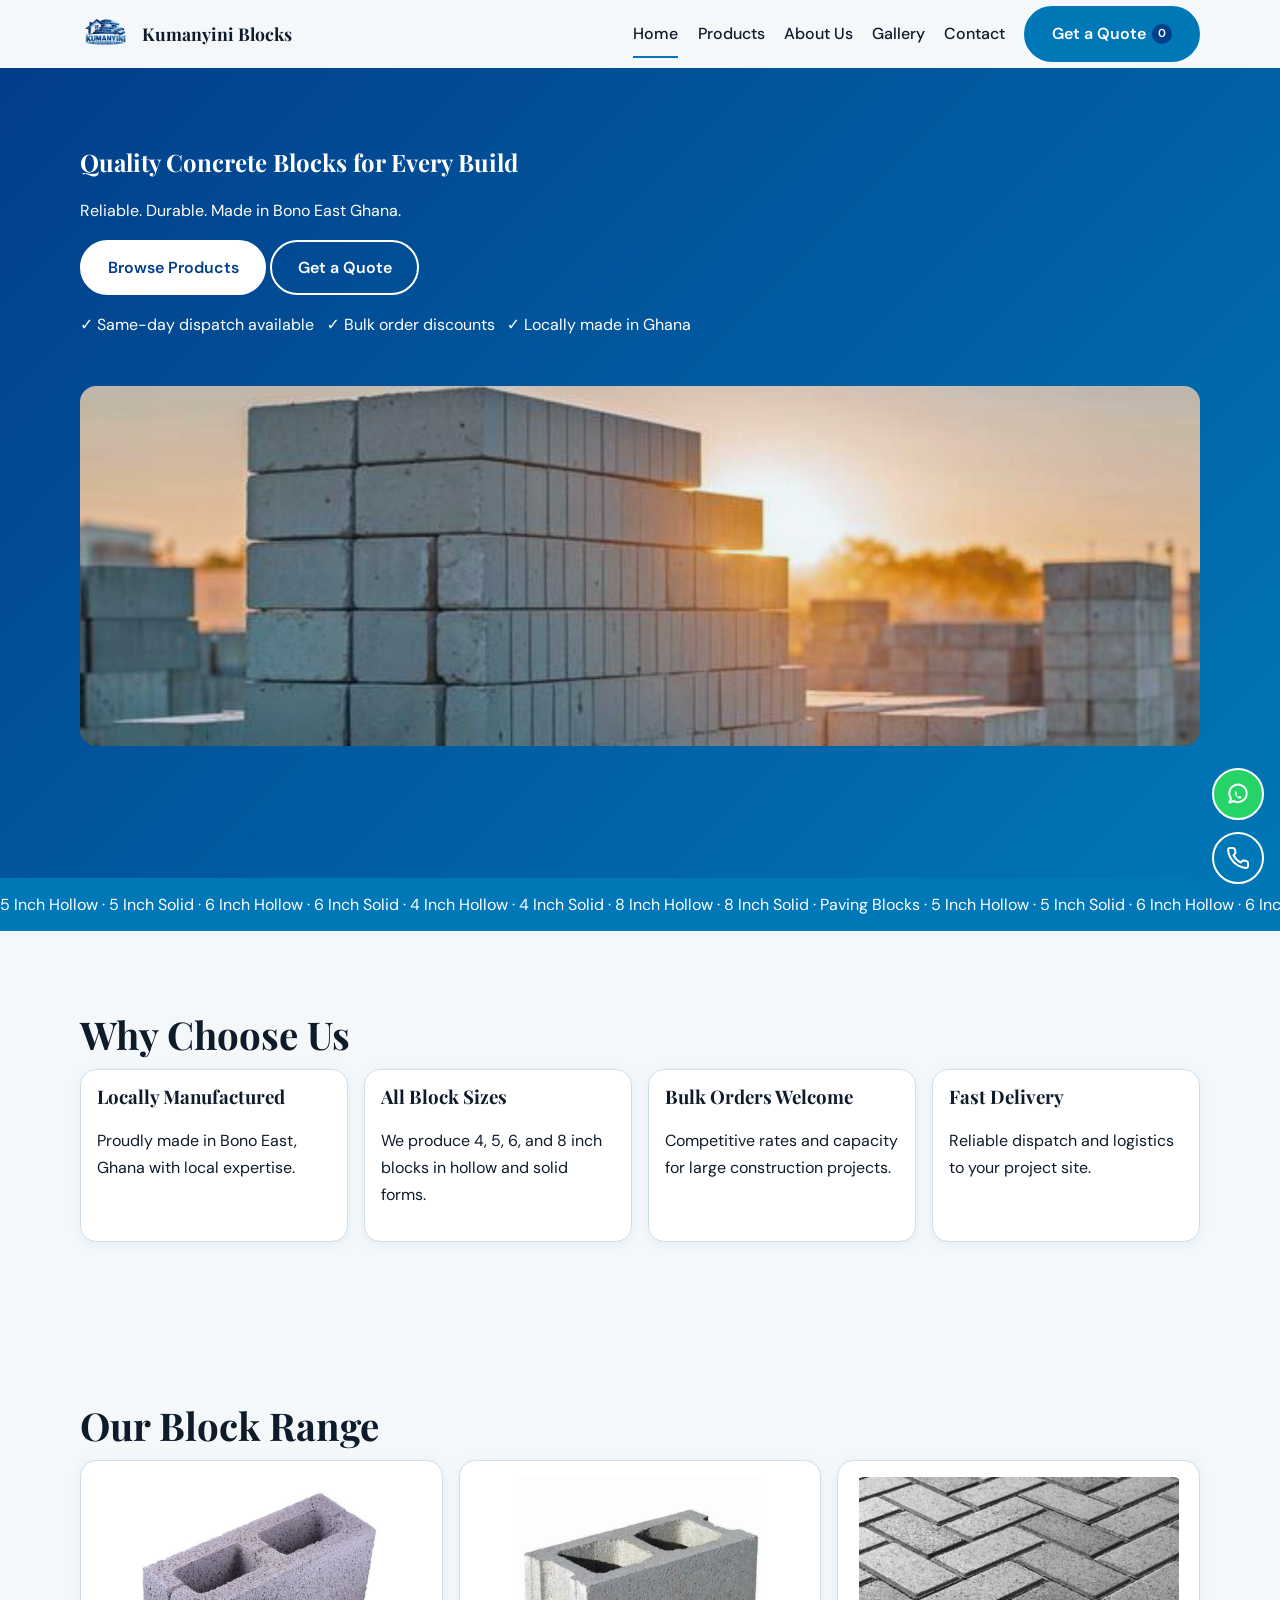
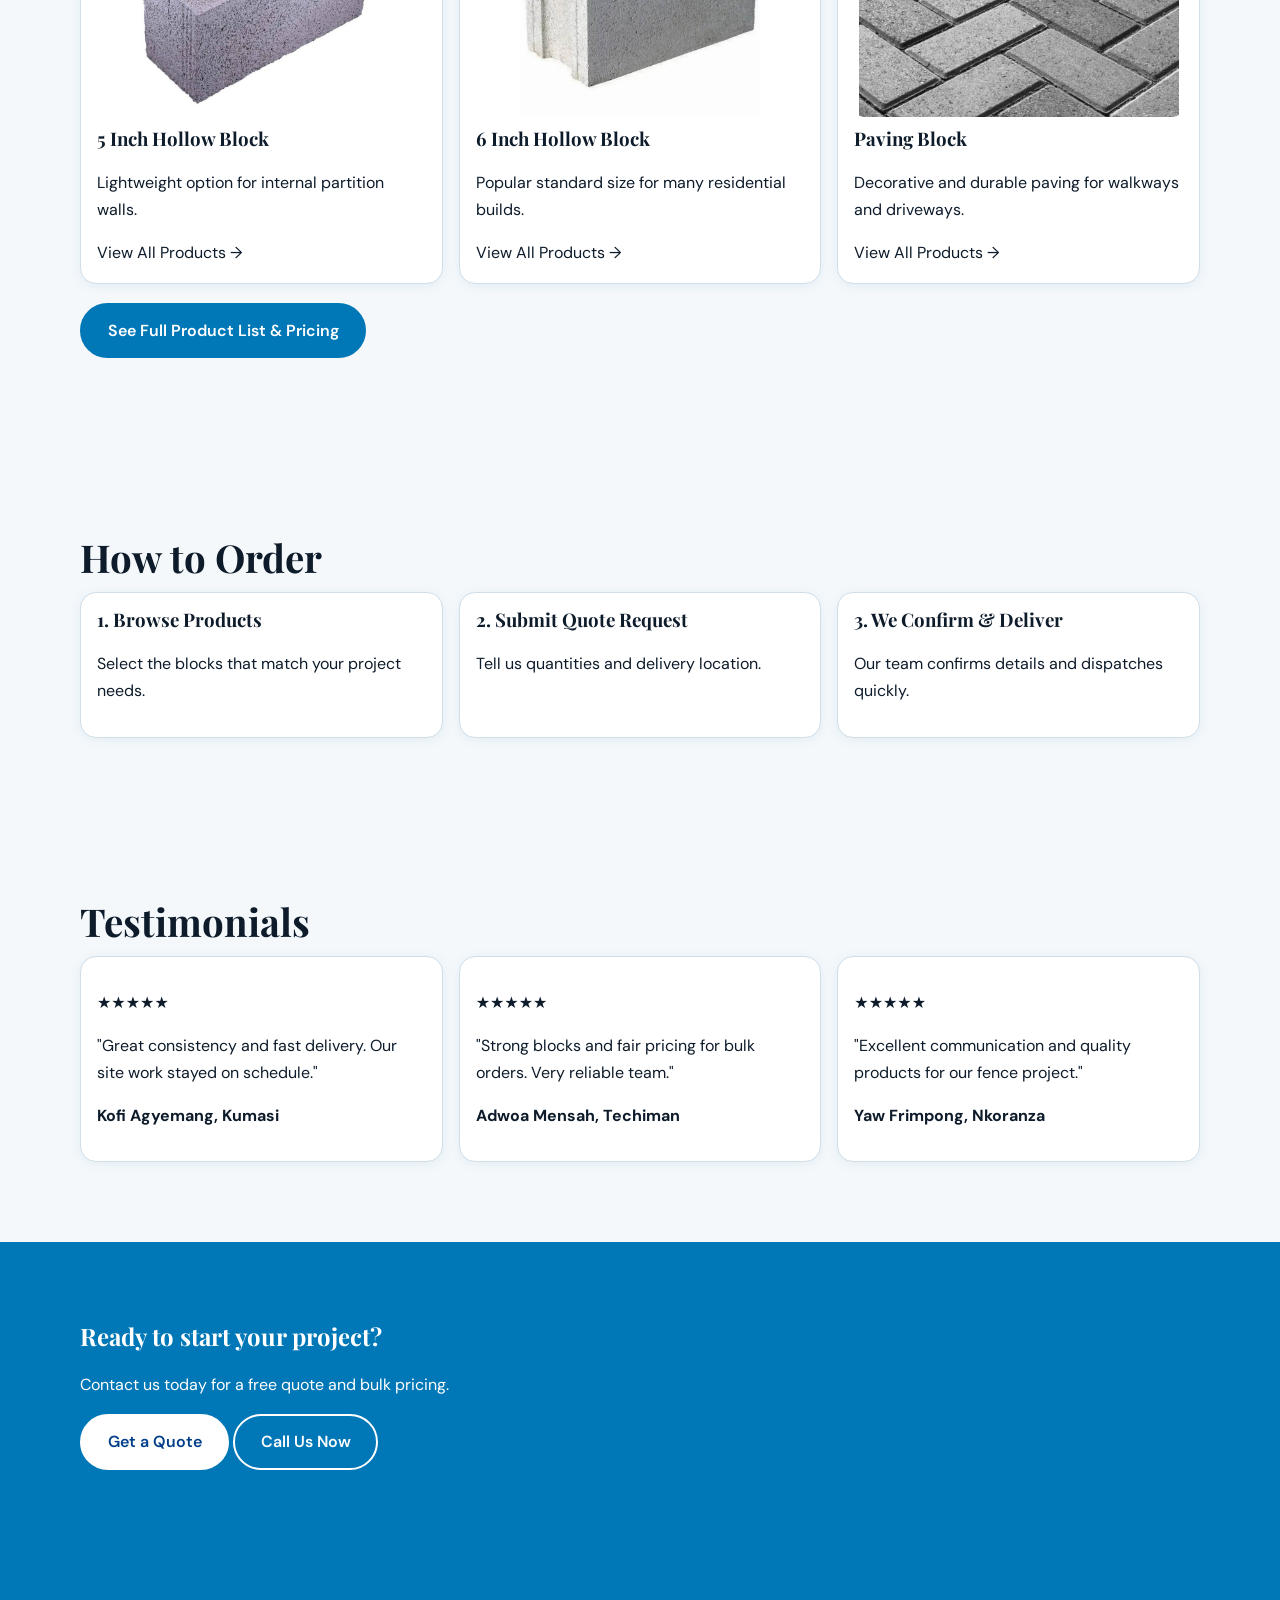
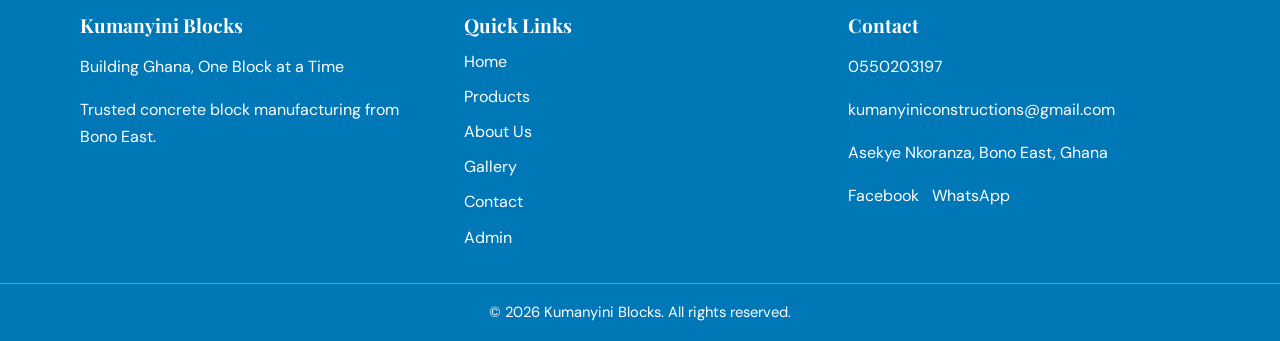
<file: index.html>
<!doctype html>
<html lang="en">
<head>
  <meta charset="UTF-8" />
  <meta name="viewport" content="width=device-width, initial-scale=1.0" />
  <title>Kumanyini Blocks | Home</title>
  <link rel="preconnect" href="https://fonts.googleapis.com" />
  <link rel="preconnect" href="https://fonts.gstatic.com" crossorigin />
  <link href="https://fonts.googleapis.com/css2?family=DM+Sans:wght@400;500&family=JetBrains+Mono:wght@600&family=Playfair+Display:wght@700;900&display=swap" rel="stylesheet" />
  <link rel="stylesheet" href="assets/css/main.css" />
  <link rel="stylesheet" href="assets/css/nav.css" />
  <link rel="stylesheet" href="assets/css/footer.css" />
</head>
<body data-page="index.html">
  <div class="page-loader"><img src="assets/images/kumanyina-blocks-logo.png" alt="Kumanyini Blocks logo" width="64" height="64" /><div class="loader-bar"><div class="loader-bar__fill"></div></div></div>
  <header class="site-nav"><nav class="site-nav__inner"><a class="brand" href="index.html"><img src="assets/images/kumanyina-blocks-logo.png" alt="Kumanyini Blocks logo" width="34" height="34" /><span class="brand__name">Kumanyini Blocks</span></a><button class="nav-toggle" aria-label="Open menu">☰</button><div class="nav-overlay"></div><div class="nav-links"><a class="nav-link is-active" href="index.html">Home</a><a class="nav-link" href="products.html">Products</a><a class="nav-link" href="about.html">About Us</a><a class="nav-link" href="gallery.html">Gallery</a><a class="nav-link" href="contact.html">Contact</a><a class="btn btn--primary quote-btn" href="contact.html#quote-tab">Get a Quote <span class="quote-count">0</span></a></div></nav></header>
  <main>
    <section id="hero" class="section" style="background:linear-gradient(135deg,#023E8A,#0077B6);color:#fff;min-height:90vh;">
      <div class="container" style="display:grid;gap:2rem;align-items:center;">
        <div>
          <h1>Quality Concrete Blocks for Every Build</h1>
          <p>Reliable. Durable. Made in Bono East Ghana.</p>
          <p><a class="btn btn--light" href="products.html">Browse Products</a> <a class="btn btn--ghost-light" href="contact.html#quote-tab">Get a Quote</a></p>
          <p>✓ Same-day dispatch available &nbsp; ✓ Bulk order discounts &nbsp; ✓ Locally made in Ghana</p>
        </div>
        <div aria-hidden="true"><img src="assets/images/site/hero-block-yard.jpg" alt="Concrete block yard at Kumanyini Blocks" width="960" height="540" style="border-radius:16px;opacity:0.94;" /></div>
      </div>
    </section>
    <section id="ticker" style="background:#0077B6;color:#fff;padding:0.8rem 0;white-space:nowrap;overflow:hidden;"><div style="display:inline-block;animation:marquee 30s linear infinite;">5 Inch Hollow · 5 Inch Solid · 6 Inch Hollow · 6 Inch Solid · 4 Inch Hollow · 4 Inch Solid · 8 Inch Hollow · 8 Inch Solid · Paving Blocks · 5 Inch Hollow · 5 Inch Solid · 6 Inch Hollow · 6 Inch Solid · 4 Inch Hollow · 4 Inch Solid · 8 Inch Hollow · 8 Inch Solid · Paving Blocks ·</div></section>
    <section id="why-us" class="section"><div class="container"><h2 class="section__title">Why Choose Us</h2><div style="display:grid;gap:1rem;grid-template-columns:repeat(auto-fit,minmax(220px,1fr));"><article class="card reveal" style="padding:1rem;"><h3>Locally Manufactured</h3><p>Proudly made in Bono East, Ghana with local expertise.</p></article><article class="card reveal" style="padding:1rem;"><h3>All Block Sizes</h3><p>We produce 4, 5, 6, and 8 inch blocks in hollow and solid forms.</p></article><article class="card reveal" style="padding:1rem;"><h3>Bulk Orders Welcome</h3><p>Competitive rates and capacity for large construction projects.</p></article><article class="card reveal" style="padding:1rem;"><h3>Fast Delivery</h3><p>Reliable dispatch and logistics to your project site.</p></article></div></div></section>
    <section id="preview" class="section"><div class="container"><h2 class="section__title">Our Block Range</h2><div style="display:grid;gap:1rem;grid-template-columns:repeat(auto-fit,minmax(240px,1fr));"><article class="card" style="padding:1rem;"><img src="assets/images/products/product-5-inch-hollow.jpg" alt="5 Inch Hollow Block" width="1000" height="750" loading="lazy" style="border-radius:10px;margin-bottom:0.7rem;" /><h3>5 Inch Hollow Block</h3><p>Lightweight option for internal partition walls.</p><a href="products.html">View All Products →</a></article><article class="card" style="padding:1rem;"><img src="assets/images/products/product-6-inch-hollow.jpg" alt="6 Inch Hollow Block" width="1000" height="750" loading="lazy" style="border-radius:10px;margin-bottom:0.7rem;" /><h3>6 Inch Hollow Block</h3><p>Popular standard size for many residential builds.</p><a href="products.html">View All Products →</a></article><article class="card" style="padding:1rem;"><img src="assets/images/products/product-paving.jpg" alt="Paving Block" width="1000" height="750" loading="lazy" style="border-radius:10px;margin-bottom:0.7rem;" /><h3>Paving Block</h3><p>Decorative and durable paving for walkways and driveways.</p><a href="products.html">View All Products →</a></article></div><p style="margin-top:1.2rem;"><a class="btn btn--primary" href="products.html">See Full Product List & Pricing</a></p></div></section>
    <section id="how-to-order" class="section"><div class="container"><h2 class="section__title">How to Order</h2><div style="display:grid;gap:1rem;grid-template-columns:repeat(auto-fit,minmax(220px,1fr));"><article class="card" style="padding:1rem;"><h3>1. Browse Products</h3><p>Select the blocks that match your project needs.</p></article><article class="card" style="padding:1rem;"><h3>2. Submit Quote Request</h3><p>Tell us quantities and delivery location.</p></article><article class="card" style="padding:1rem;"><h3>3. We Confirm & Deliver</h3><p>Our team confirms details and dispatches quickly.</p></article></div></div></section>
    <section id="testimonials" class="section"><div class="container"><h2 class="section__title">Testimonials</h2><div style="display:grid;gap:1rem;grid-template-columns:repeat(auto-fit,minmax(220px,1fr));"><article class="card" style="padding:1rem;"><p>★★★★★</p><p>"Great consistency and fast delivery. Our site work stayed on schedule."</p><p><strong>Kofi Agyemang, Kumasi</strong></p></article><article class="card" style="padding:1rem;"><p>★★★★★</p><p>"Strong blocks and fair pricing for bulk orders. Very reliable team."</p><p><strong>Adwoa Mensah, Techiman</strong></p></article><article class="card" style="padding:1rem;"><p>★★★★★</p><p>"Excellent communication and quality products for our fence project."</p><p><strong>Yaw Frimpong, Nkoranza</strong></p></article></div></div></section>
    <section id="cta" class="section" style="background:#0077B6;color:#fff;"><div class="container"><h2>Ready to start your project?</h2><p>Contact us today for a free quote and bulk pricing.</p><p><a class="btn btn--light" href="contact.html#quote-tab">Get a Quote</a> <a class="btn btn--ghost-light" href="tel:+233550203197">Call Us Now</a></p></div></section>
  </main>
  <footer class="site-footer"><div class="container footer-grid"><section><h3>Kumanyini Blocks</h3><p>Building Ghana, One Block at a Time</p><p>Trusted concrete block manufacturing from Bono East.</p></section><section><h3>Quick Links</h3><ul class="footer-list"><li><a href="index.html">Home</a></li><li><a href="products.html">Products</a></li><li><a href="about.html">About Us</a></li><li><a href="gallery.html">Gallery</a></li><li><a href="contact.html">Contact</a></li><li><a href="admin/index.html">Admin</a></li></ul></section><section><h3>Contact</h3><p>0550203197</p><p>kumanyiniconstructions@gmail.com</p><p>Asekye Nkoranza, Bono East, Ghana</p><div class="footer-social"><a href="#">Facebook</a><a href="#">WhatsApp</a></div></section></div><div class="footer-bottom">© 2026 Kumanyini Blocks. All rights reserved.</div></footer>
  <div class="fab-stack"><a class="fab fab--whatsapp" href="https://wa.me/233550203197?text=Hello%2C%20I%27d%20like%20to%20enquire%20about%20your%20blocks." target="_blank" rel="noopener" aria-label="Chat on WhatsApp" data-tip="WhatsApp"><svg viewBox="0 0 24 24" aria-hidden="true"><path d="M20 11.5a8 8 0 0 1-11.8 7l-4.2 1.5 1.5-4A8 8 0 1 1 20 11.5z"></path><path d="M9 10.2c.2-.4.4-.4.6-.4h.5c.2 0 .4 0 .5.4l.4 1.1c.1.2.1.4-.1.6l-.4.5c-.1.1-.1.3 0 .5.3.6.9 1.2 1.6 1.6.2.1.4.1.5 0l.5-.4c.2-.2.4-.2.6-.1l1.1.4c.4.1.4.3.4.5v.5c0 .2 0 .4-.4.6-.4.2-1 .4-1.6.2-1.4-.4-2.8-1.7-3.6-3.2-.5-.9-.7-1.9-.2-2.8z"></path></svg></a><a class="fab fab--call" href="tel:+233550203197" aria-label="Call Kumanyini Blocks" data-tip="Call"><svg viewBox="0 0 24 24" aria-hidden="true"><path d="M22 16.9v3a2 2 0 0 1-2.2 2A19.8 19.8 0 0 1 2.1 4.2 2 2 0 0 1 4 2h3a2 2 0 0 1 2 1.7l.4 2.5a2 2 0 0 1-.6 1.8L7.5 9.3a16 16 0 0 0 7.2 7.2l1.3-1.3a2 2 0 0 1 1.8-.6l2.5.4A2 2 0 0 1 22 16.9z"></path></svg></a></div>
  <button class="scroll-top" aria-label="Back to top">↑</button>
  <script defer src="assets/js/main.js"></script>
</body>
</html>
</file>
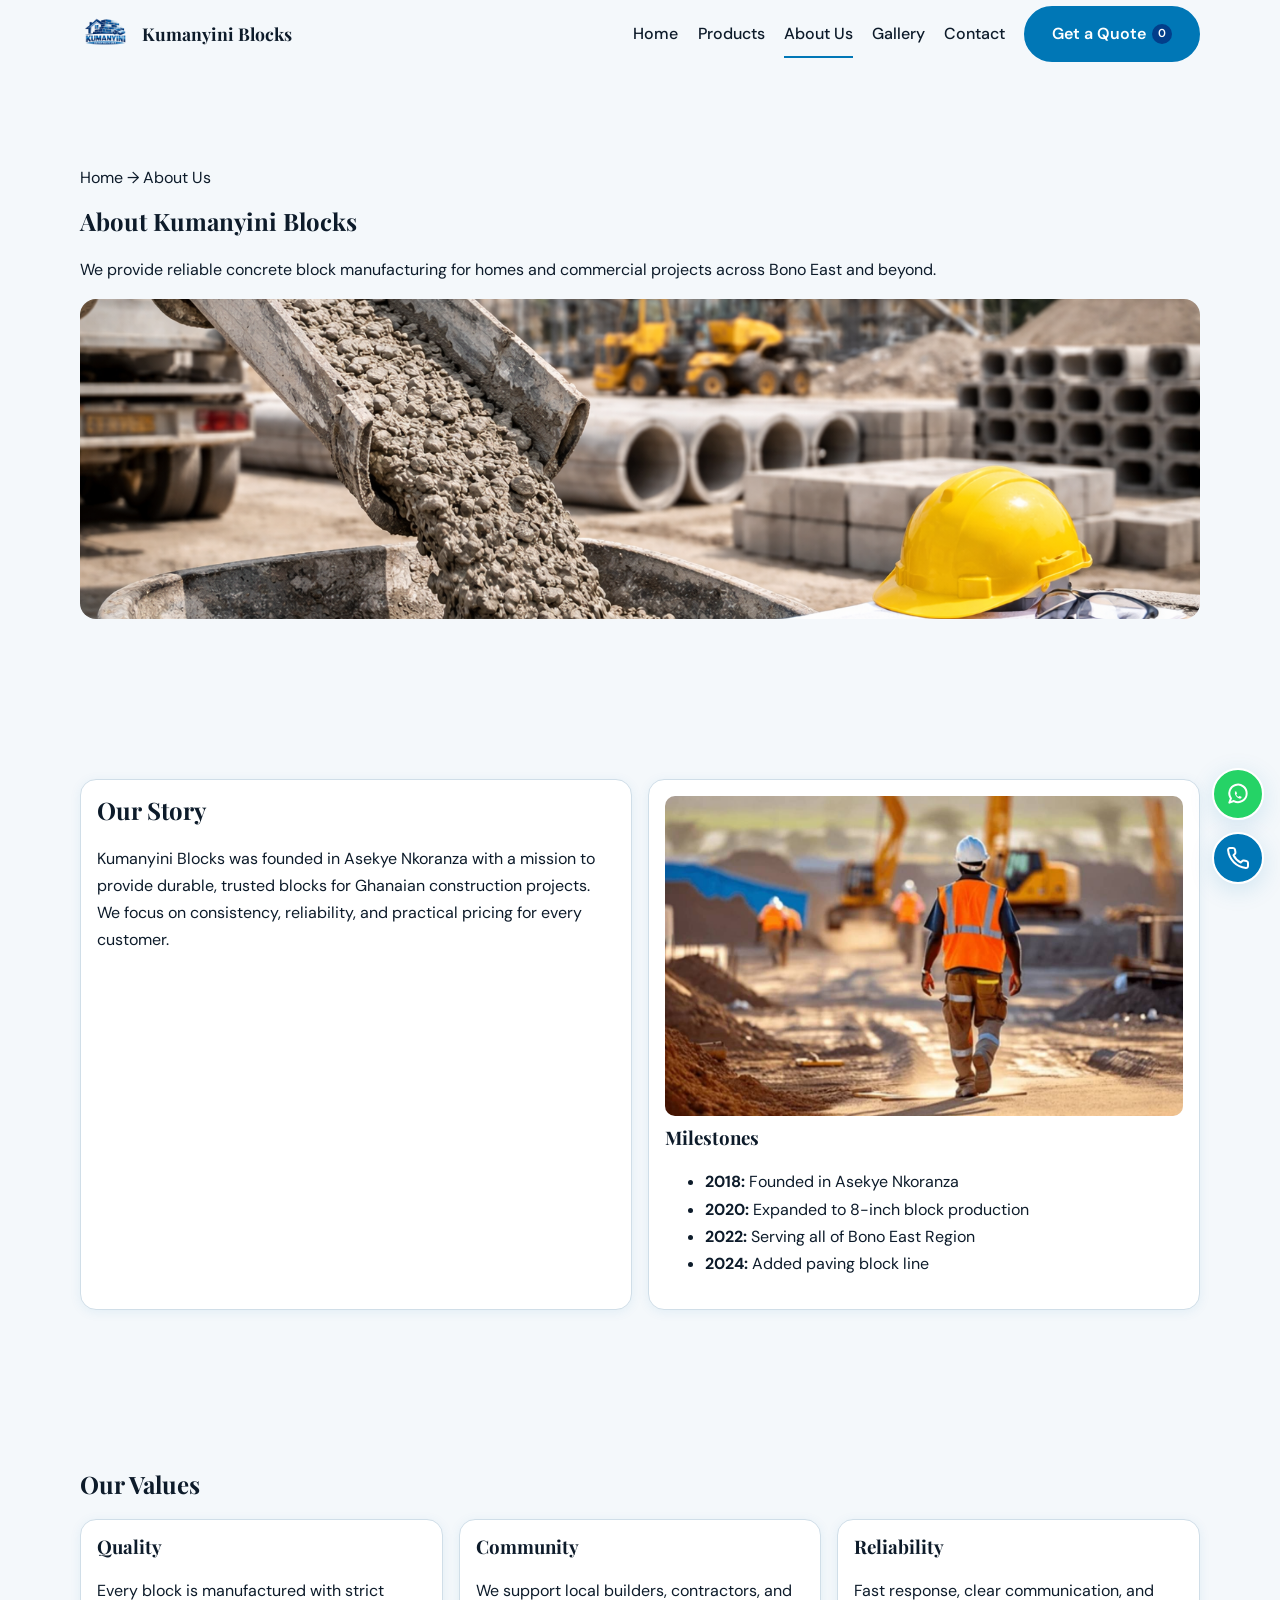
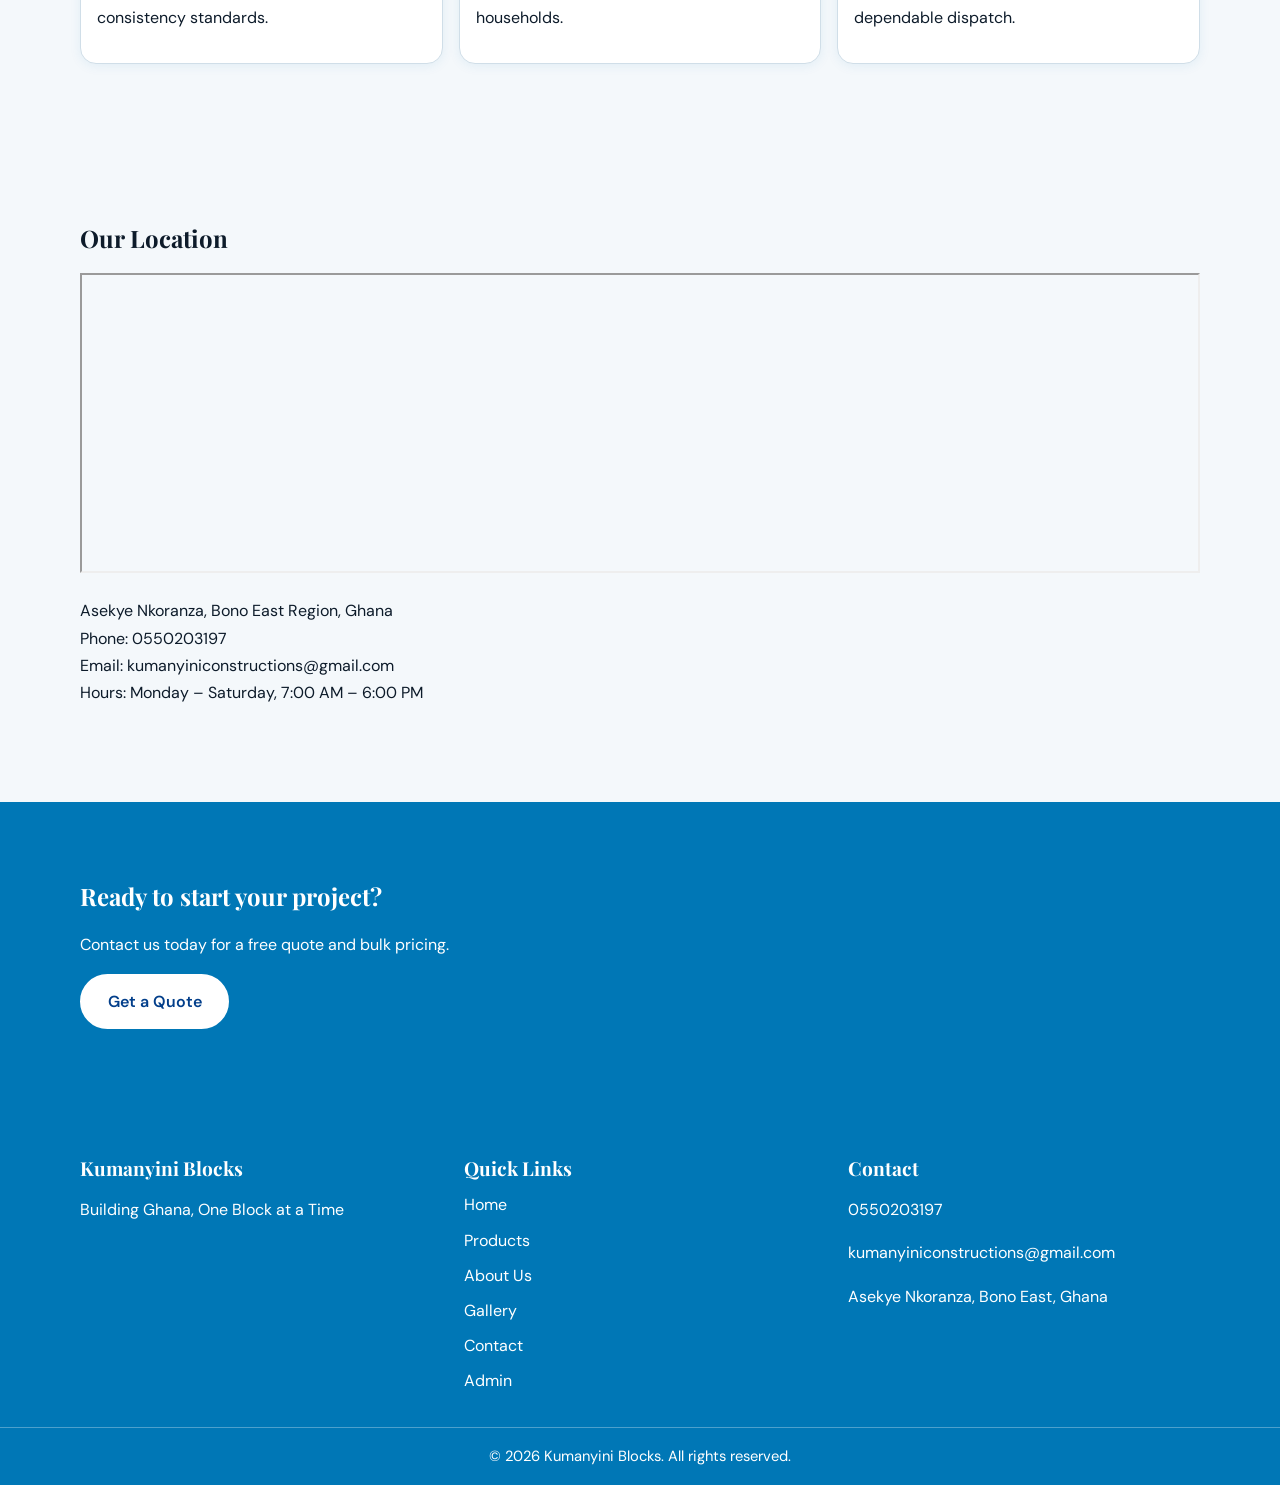
<file: about.html>
<!doctype html><html lang="en"><head><meta charset="UTF-8" /><meta name="viewport" content="width=device-width, initial-scale=1.0" /><title>Kumanyini Blocks | About Us</title><link rel="preconnect" href="https://fonts.googleapis.com" /><link rel="preconnect" href="https://fonts.gstatic.com" crossorigin /><link href="https://fonts.googleapis.com/css2?family=DM+Sans:wght@400;500&family=JetBrains+Mono:wght@600&family=Playfair+Display:wght@700;900&display=swap" rel="stylesheet" /><link rel="stylesheet" href="assets/css/main.css" /><link rel="stylesheet" href="assets/css/nav.css" /><link rel="stylesheet" href="assets/css/footer.css" /></head>
<body data-page="about.html"><header class="site-nav"><nav class="site-nav__inner"><a class="brand" href="index.html"><img src="assets/images/kumanyina-blocks-logo.png" alt="Kumanyini Blocks logo" width="34" height="34" /><span class="brand__name">Kumanyini Blocks</span></a><button class="nav-toggle" aria-label="Open menu">☰</button><div class="nav-overlay"></div><div class="nav-links"><a class="nav-link" href="index.html">Home</a><a class="nav-link" href="products.html">Products</a><a class="nav-link is-active" href="about.html">About Us</a><a class="nav-link" href="gallery.html">Gallery</a><a class="nav-link" href="contact.html">Contact</a><a class="btn btn--primary quote-btn" href="contact.html#quote-tab">Get a Quote <span class="quote-count">0</span></a></div></nav></header>
<main><section id="about-hero" class="section"><div class="container"><p>Home → About Us</p><h1>About Kumanyini Blocks</h1><p>We provide reliable concrete block manufacturing for homes and commercial projects across Bono East and beyond.</p><img src="assets/images/site/about-factory.webp" alt="Kumanyini Blocks factory and production area" width="1200" height="800" loading="lazy" style="border-radius:16px;margin-top:1rem;" /></div></section><section id="story" class="section"><div class="container" style="display:grid;gap:1rem;grid-template-columns:repeat(auto-fit,minmax(260px,1fr));"><article class="card" style="padding:1rem;"><h2>Our Story</h2><p>Kumanyini Blocks was founded in Asekye Nkoranza with a mission to provide durable, trusted blocks for Ghanaian construction projects. We focus on consistency, reliability, and practical pricing for every customer.</p></article><article class="card" style="padding:1rem;"><img src="assets/images/site/about-team.jpg" alt="Kumanyini Blocks team at production site" width="1200" height="800" loading="lazy" style="border-radius:10px;margin-bottom:0.7rem;" /><h3>Milestones</h3><ul><li><strong>2018:</strong> Founded in Asekye Nkoranza</li><li><strong>2020:</strong> Expanded to 8-inch block production</li><li><strong>2022:</strong> Serving all of Bono East Region</li><li><strong>2024:</strong> Added paving block line</li></ul></article></div></section><section id="values" class="section"><div class="container"><h2>Our Values</h2><div style="display:grid;gap:1rem;grid-template-columns:repeat(auto-fit,minmax(220px,1fr));"><article class="card" style="padding:1rem;"><h3>Quality</h3><p>Every block is manufactured with strict consistency standards.</p></article><article class="card" style="padding:1rem;"><h3>Community</h3><p>We support local builders, contractors, and households.</p></article><article class="card" style="padding:1rem;"><h3>Reliability</h3><p>Fast response, clear communication, and dependable dispatch.</p></article></div></div></section><section id="location" class="section"><div class="container"><h2>Our Location</h2><iframe title="Asekye Nkoranza map" src="https://maps.google.com/maps?q=Asekye%20Nkoranza%2C%20Bono%20East%2C%20Ghana&t=&z=11&ie=UTF8&iwloc=&output=embed" width="100%" height="300" loading="lazy"></iframe><p>Asekye Nkoranza, Bono East Region, Ghana<br />Phone: <a href="tel:+233550203197">0550203197</a><br />Email: <a href="mailto:kumanyiniconstructions@gmail.com">kumanyiniconstructions@gmail.com</a><br />Hours: Monday – Saturday, 7:00 AM – 6:00 PM</p></div></section><section id="cta" class="section" style="background:#0077B6;color:#fff;"><div class="container"><h2>Ready to start your project?</h2><p>Contact us today for a free quote and bulk pricing.</p><a class="btn btn--light" href="contact.html#quote-tab">Get a Quote</a></div></section></main>
<footer class="site-footer"><div class="container footer-grid"><section><h3>Kumanyini Blocks</h3><p>Building Ghana, One Block at a Time</p></section><section><h3>Quick Links</h3><ul class="footer-list"><li><a href="index.html">Home</a></li><li><a href="products.html">Products</a></li><li><a href="about.html">About Us</a></li><li><a href="gallery.html">Gallery</a></li><li><a href="contact.html">Contact</a></li><li><a href="admin/index.html">Admin</a></li></ul></section><section><h3>Contact</h3><p>0550203197</p><p>kumanyiniconstructions@gmail.com</p><p>Asekye Nkoranza, Bono East, Ghana</p></section></div><div class="footer-bottom">© 2026 Kumanyini Blocks. All rights reserved.</div></footer>
<div class="fab-stack"><a class="fab fab--whatsapp" href="https://wa.me/233550203197?text=Hello%2C%20I%27d%20like%20to%20enquire%20about%20your%20blocks." target="_blank" rel="noopener" aria-label="Chat on WhatsApp" data-tip="WhatsApp"><svg viewBox="0 0 24 24" aria-hidden="true"><path d="M20 11.5a8 8 0 0 1-11.8 7l-4.2 1.5 1.5-4A8 8 0 1 1 20 11.5z"></path><path d="M9 10.2c.2-.4.4-.4.6-.4h.5c.2 0 .4 0 .5.4l.4 1.1c.1.2.1.4-.1.6l-.4.5c-.1.1-.1.3 0 .5.3.6.9 1.2 1.6 1.6.2.1.4.1.5 0l.5-.4c.2-.2.4-.2.6-.1l1.1.4c.4.1.4.3.4.5v.5c0 .2 0 .4-.4.6-.4.2-1 .4-1.6.2-1.4-.4-2.8-1.7-3.6-3.2-.5-.9-.7-1.9-.2-2.8z"></path></svg></a><a class="fab fab--call" href="tel:+233550203197" aria-label="Call Kumanyini Blocks" data-tip="Call"><svg viewBox="0 0 24 24" aria-hidden="true"><path d="M22 16.9v3a2 2 0 0 1-2.2 2A19.8 19.8 0 0 1 2.1 4.2 2 2 0 0 1 4 2h3a2 2 0 0 1 2 1.7l.4 2.5a2 2 0 0 1-.6 1.8L7.5 9.3a16 16 0 0 0 7.2 7.2l1.3-1.3a2 2 0 0 1 1.8-.6l2.5.4A2 2 0 0 1 22 16.9z"></path></svg></a></div><button class="scroll-top" aria-label="Back to top">↑</button><script defer src="assets/js/main.js"></script></body></html>
</file>
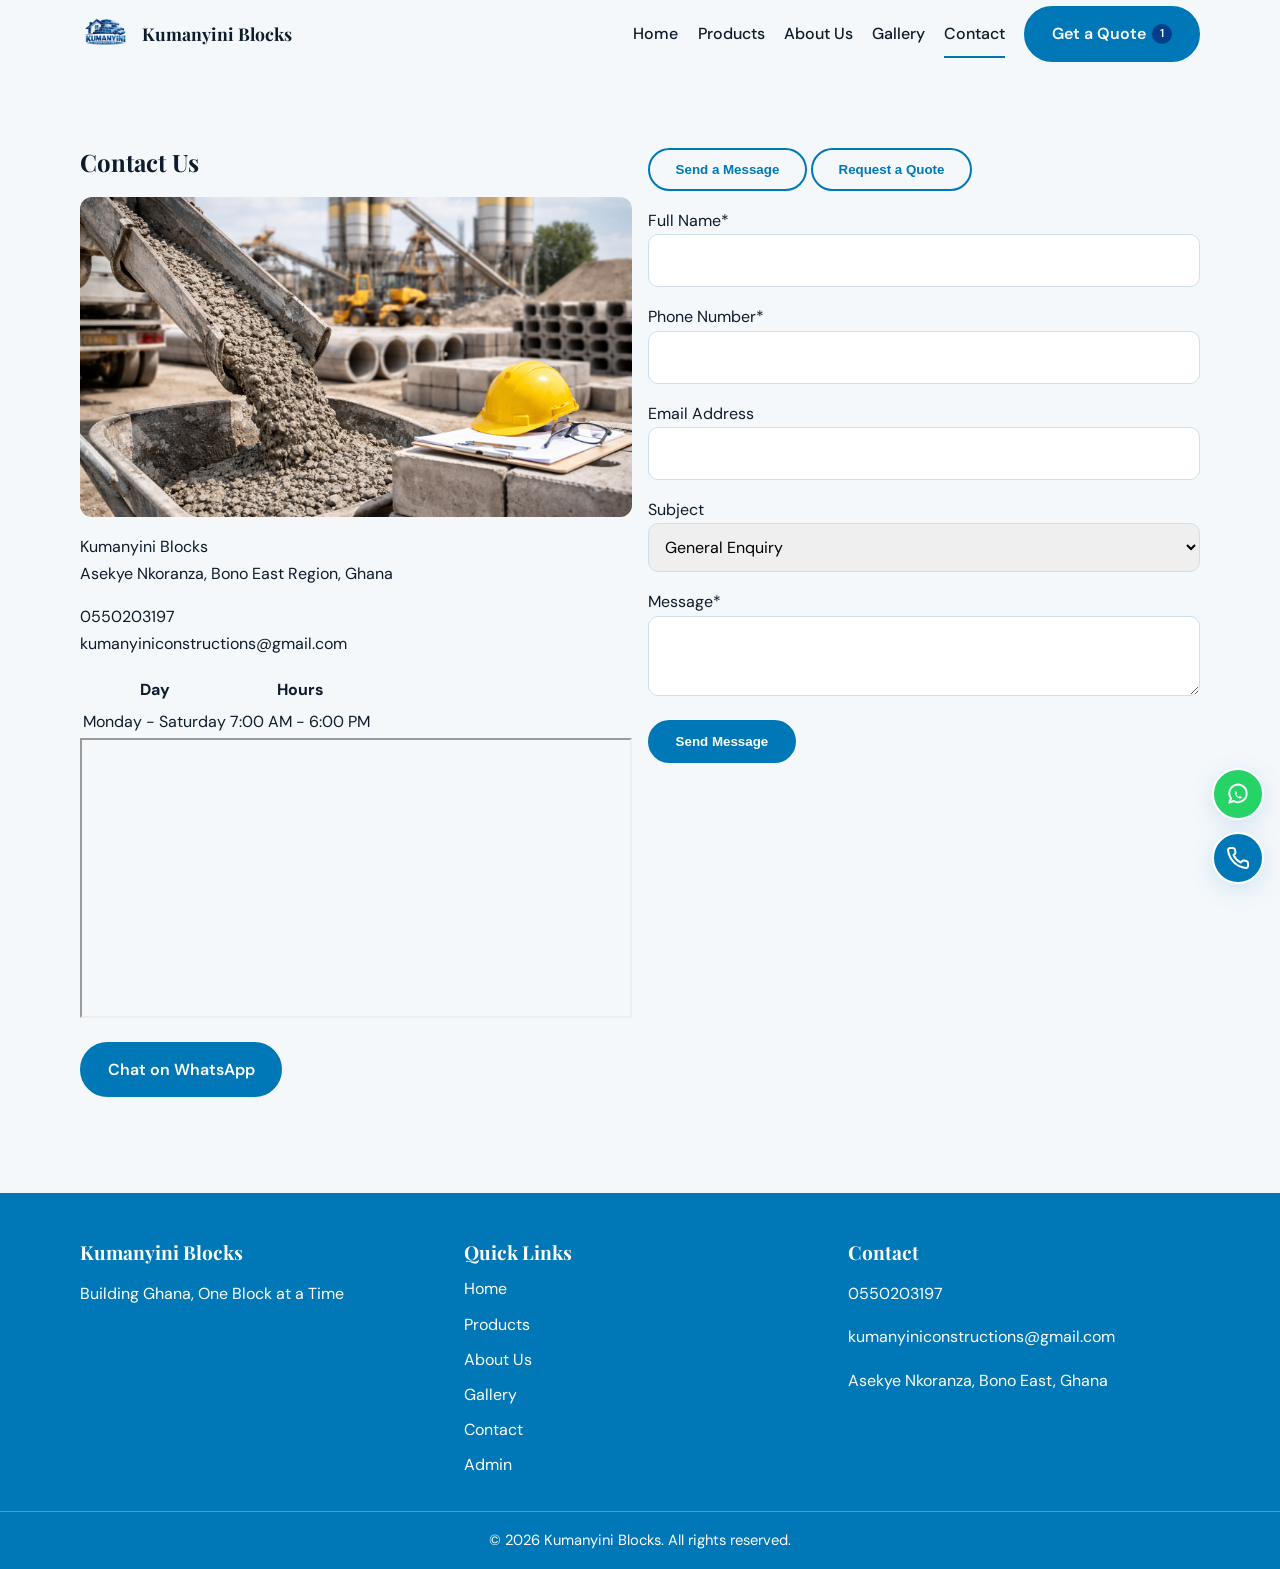
<file: contact.html>
<!doctype html><html lang="en"><head><meta charset="UTF-8" /><meta name="viewport" content="width=device-width, initial-scale=1.0" /><title>Kumanyini Blocks | Contact</title><link rel="preconnect" href="https://fonts.googleapis.com" /><link rel="preconnect" href="https://fonts.gstatic.com" crossorigin /><link href="https://fonts.googleapis.com/css2?family=DM+Sans:wght@400;500&family=JetBrains+Mono:wght@600&family=Playfair+Display:wght@700;900&display=swap" rel="stylesheet" /><link rel="stylesheet" href="assets/css/main.css" /><link rel="stylesheet" href="assets/css/nav.css" /><link rel="stylesheet" href="assets/css/footer.css" /></head>
<body data-page="contact.html"><header class="site-nav"><nav class="site-nav__inner"><a class="brand" href="index.html"><img src="assets/images/kumanyina-blocks-logo.png" alt="Kumanyini Blocks logo" width="34" height="34" /><span class="brand__name">Kumanyini Blocks</span></a><button class="nav-toggle" aria-label="Open menu">☰</button><div class="nav-overlay"></div><div class="nav-links"><a class="nav-link" href="index.html">Home</a><a class="nav-link" href="products.html">Products</a><a class="nav-link" href="about.html">About Us</a><a class="nav-link" href="gallery.html">Gallery</a><a class="nav-link is-active" href="contact.html">Contact</a><a class="btn btn--primary quote-btn" href="contact.html#quote-tab">Get a Quote <span class="quote-count">0</span></a></div></nav></header>
<main class="section"><div class="container" style="display:grid;gap:1rem;grid-template-columns:repeat(auto-fit,minmax(300px,1fr));"><section id="contact-info"><h1>Contact Us</h1><img src="assets/images/site/about-factory.webp" alt="Kumanyini Blocks production yard" width="1200" height="800" loading="lazy" style="border-radius:12px;margin-bottom:0.9rem;" /><p>Kumanyini Blocks<br />Asekye Nkoranza, Bono East Region, Ghana</p><p><a href="tel:+233550203197">0550203197</a><br /><a href="mailto:kumanyiniconstructions@gmail.com">kumanyiniconstructions@gmail.com</a></p><table><tr><th scope="col">Day</th><th scope="col">Hours</th></tr><tr><td>Monday - Saturday</td><td>7:00 AM - 6:00 PM</td></tr></table><iframe title="Asekye Nkoranza map" src="https://maps.google.com/maps?q=Asekye%20Nkoranza%2C%20Bono%20East%2C%20Ghana&t=&z=11&ie=UTF8&iwloc=&output=embed" width="100%" height="280" loading="lazy"></iframe><p><a class="btn btn--primary" href="https://wa.me/233550203197?text=Hello%2C%20I%27d%20like%20to%20enquire%20about%20your%20blocks." target="_blank" rel="noopener">Chat on WhatsApp</a></p></section>
<section id="contact-forms"><div><button class="btn btn--outline is-active" data-tab="message-tab">Send a Message</button> <button id="quote-tab" class="btn btn--outline" data-tab="quote-tab-pane">Request a Quote</button></div>
<div id="message-tab" class="form-tab is-active"><form id="messageForm"><div class="form-field"><label for="m-name">Full Name*</label><input id="m-name" name="name" required /></div><div class="form-field"><label for="m-phone">Phone Number*</label><input id="m-phone" name="phone" required /></div><div class="form-field"><label for="m-email">Email Address</label><input id="m-email" name="email" type="email" /></div><div class="form-field"><label for="m-subject">Subject</label><select id="m-subject" name="subject"><option>General Enquiry</option><option>Pricing</option><option>Delivery</option><option>Other</option></select></div><div class="form-field"><label for="m-message">Message*</label><textarea id="m-message" name="message" minlength="20" required></textarea></div><p class="form-status"></p><button class="btn btn--primary" type="submit">Send Message</button></form></div>
<div id="quote-tab-pane" class="form-tab"><form id="quoteForm"><div class="form-field"><label for="q-name">Full Name*</label><input id="q-name" name="name" required /></div><div class="form-field"><label for="q-phone">Phone Number*</label><input id="q-phone" name="phone" required /></div><div class="form-field"><label for="q-email">Email Address*</label><input id="q-email" name="email" required type="email" /></div><div class="form-field"><label for="q-location">Delivery Location*</label><input id="q-location" name="deliveryLocation" required /></div><div id="quoteRows"></div><p><button class="btn btn--outline" type="button" id="addProductBtn">+ Add Product</button></p><div class="form-field"><label for="q-notes">Additional Notes</label><textarea id="q-notes" name="notes"></textarea></div><p class="form-status"></p><button class="btn btn--primary" type="submit">Submit Quote Request</button></form></div></section></div></main>
<footer class="site-footer"><div class="container footer-grid"><section><h3>Kumanyini Blocks</h3><p>Building Ghana, One Block at a Time</p></section><section><h3>Quick Links</h3><ul class="footer-list"><li><a href="index.html">Home</a></li><li><a href="products.html">Products</a></li><li><a href="about.html">About Us</a></li><li><a href="gallery.html">Gallery</a></li><li><a href="contact.html">Contact</a></li><li><a href="admin/index.html">Admin</a></li></ul></section><section><h3>Contact</h3><p>0550203197</p><p>kumanyiniconstructions@gmail.com</p><p>Asekye Nkoranza, Bono East, Ghana</p></section></div><div class="footer-bottom">© 2026 Kumanyini Blocks. All rights reserved.</div></footer>
<div class="fab-stack"><a class="fab fab--whatsapp" href="https://wa.me/233550203197?text=Hello%2C%20I%27d%20like%20to%20enquire%20about%20your%20blocks." target="_blank" rel="noopener" aria-label="Chat on WhatsApp" data-tip="WhatsApp"><svg viewBox="0 0 24 24" aria-hidden="true"><path d="M20 11.5a8 8 0 0 1-11.8 7l-4.2 1.5 1.5-4A8 8 0 1 1 20 11.5z"></path><path d="M9 10.2c.2-.4.4-.4.6-.4h.5c.2 0 .4 0 .5.4l.4 1.1c.1.2.1.4-.1.6l-.4.5c-.1.1-.1.3 0 .5.3.6.9 1.2 1.6 1.6.2.1.4.1.5 0l.5-.4c.2-.2.4-.2.6-.1l1.1.4c.4.1.4.3.4.5v.5c0 .2 0 .4-.4.6-.4.2-1 .4-1.6.2-1.4-.4-2.8-1.7-3.6-3.2-.5-.9-.7-1.9-.2-2.8z"></path></svg></a><a class="fab fab--call" href="tel:+233550203197" aria-label="Call Kumanyini Blocks" data-tip="Call"><svg viewBox="0 0 24 24" aria-hidden="true"><path d="M22 16.9v3a2 2 0 0 1-2.2 2A19.8 19.8 0 0 1 2.1 4.2 2 2 0 0 1 4 2h3a2 2 0 0 1 2 1.7l.4 2.5a2 2 0 0 1-.6 1.8L7.5 9.3a16 16 0 0 0 7.2 7.2l1.3-1.3a2 2 0 0 1 1.8-.6l2.5.4A2 2 0 0 1 22 16.9z"></path></svg></a></div><button class="scroll-top" aria-label="Back to top">↑</button><script defer src="assets/js/main.js"></script><script defer src="assets/js/contact.js"></script></body></html>
</file>
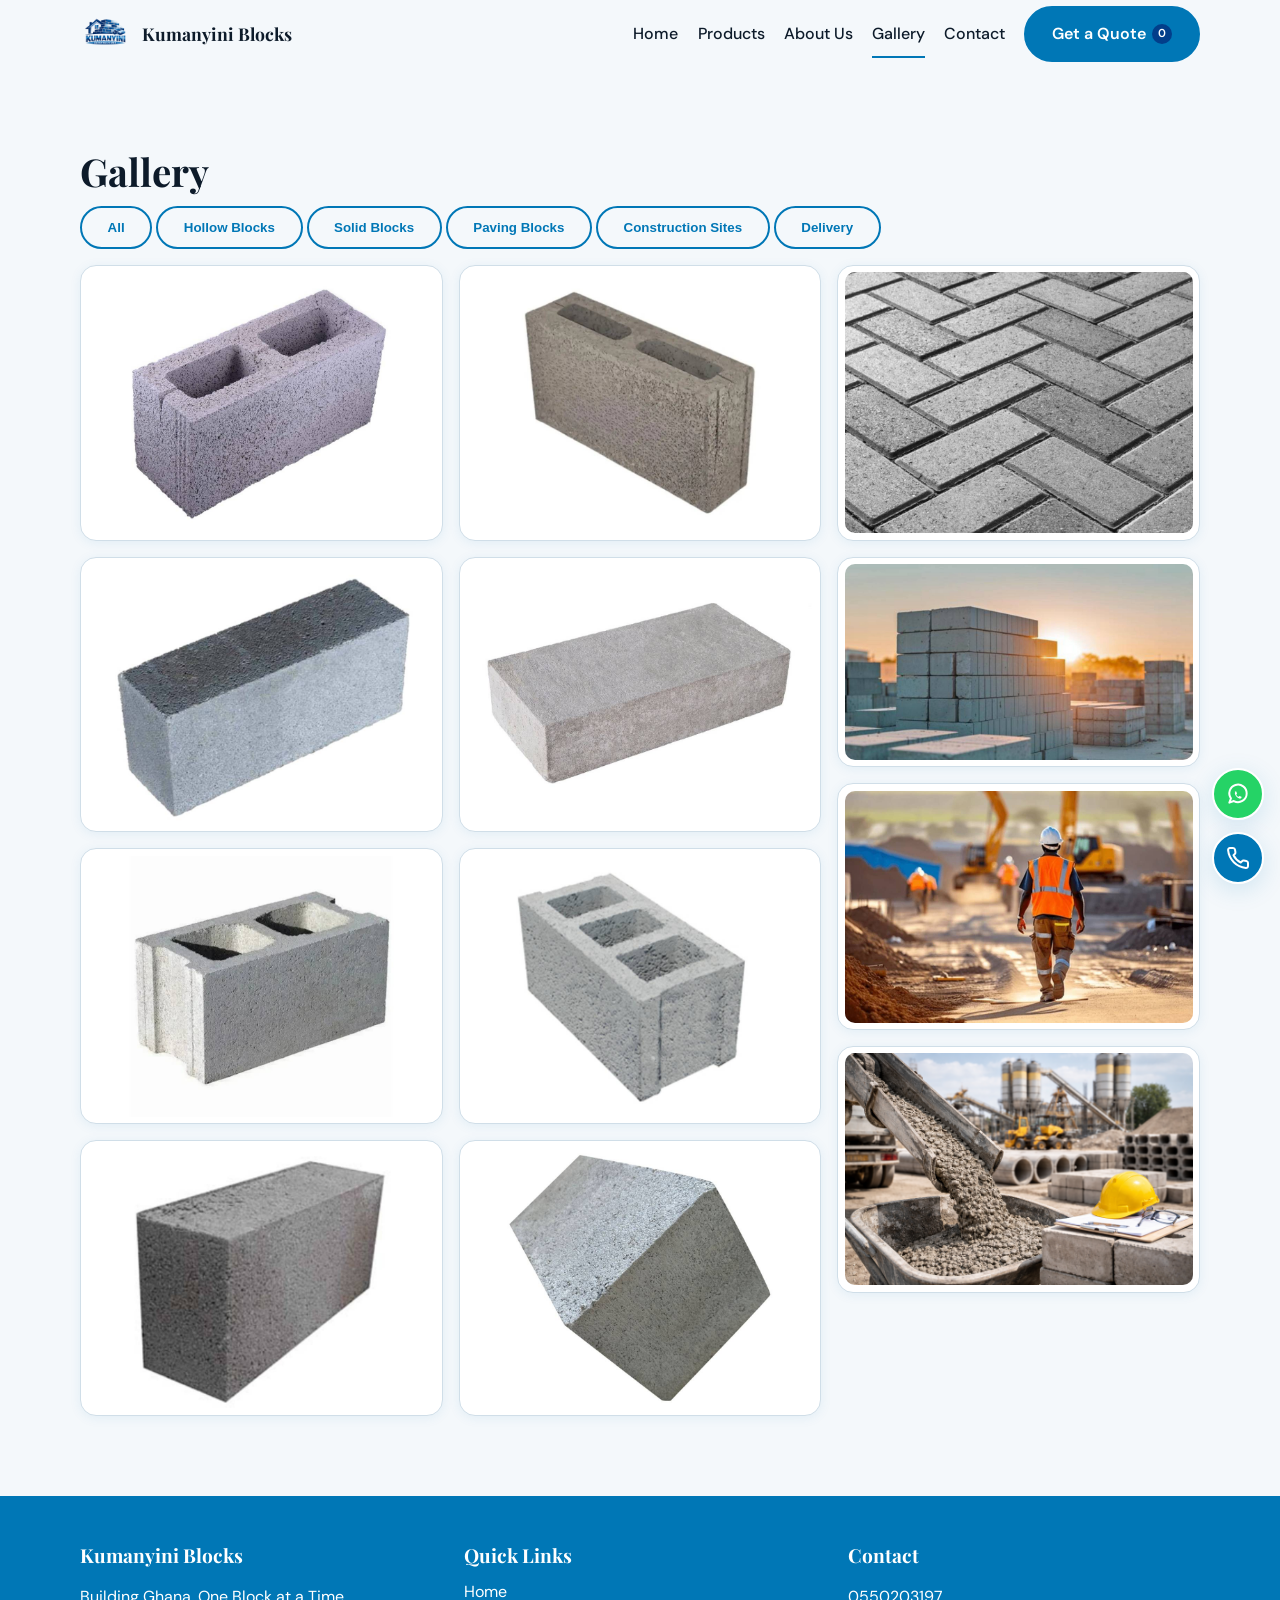
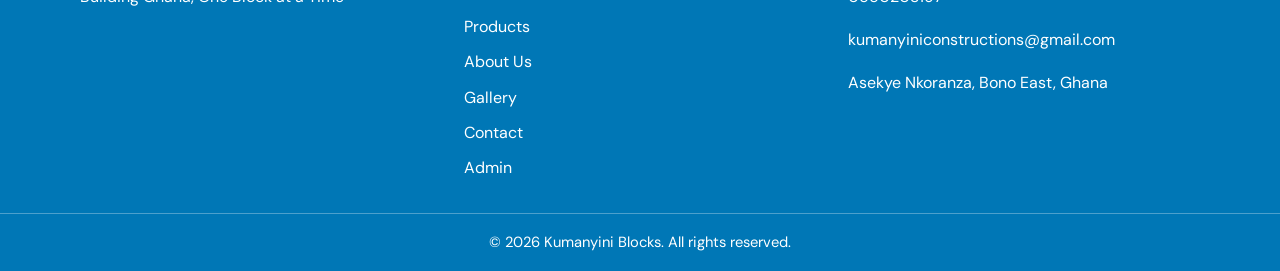
<file: gallery.html>
<!doctype html><html lang="en"><head><meta charset="UTF-8" /><meta name="viewport" content="width=device-width, initial-scale=1.0" /><title>Kumanyini Blocks | Gallery</title><link rel="preconnect" href="https://fonts.googleapis.com" /><link rel="preconnect" href="https://fonts.gstatic.com" crossorigin /><link href="https://fonts.googleapis.com/css2?family=DM+Sans:wght@400;500&family=JetBrains+Mono:wght@600&family=Playfair+Display:wght@700;900&display=swap" rel="stylesheet" /><link rel="stylesheet" href="assets/css/main.css" /><link rel="stylesheet" href="assets/css/nav.css" /><link rel="stylesheet" href="assets/css/footer.css" /></head>
<body data-page="gallery.html"><header class="site-nav"><nav class="site-nav__inner"><a class="brand" href="index.html"><img src="assets/images/kumanyina-blocks-logo.png" alt="Kumanyini Blocks logo" width="34" height="34" /><span class="brand__name">Kumanyini Blocks</span></a><button class="nav-toggle" aria-label="Open menu">☰</button><div class="nav-overlay"></div><div class="nav-links"><a class="nav-link" href="index.html">Home</a><a class="nav-link" href="products.html">Products</a><a class="nav-link" href="about.html">About Us</a><a class="nav-link is-active" href="gallery.html">Gallery</a><a class="nav-link" href="contact.html">Contact</a><a class="btn btn--primary quote-btn" href="contact.html#quote-tab">Get a Quote <span class="quote-count">0</span></a></div></nav></header>
<main class="section"><div class="container"><h1 class="section__title">Gallery</h1><div><button class="btn btn--outline is-active" data-gallery-filter="all">All</button> <button class="btn btn--outline" data-gallery-filter="hollow">Hollow Blocks</button> <button class="btn btn--outline" data-gallery-filter="solid">Solid Blocks</button> <button class="btn btn--outline" data-gallery-filter="paving">Paving Blocks</button> <button class="btn btn--outline" data-gallery-filter="site">Construction Sites</button> <button class="btn btn--outline" data-gallery-filter="delivery">Delivery</button></div>
<!-- IMAGE UPLOAD GUIDE:
Place real images inside assets/images/gallery/.
Recommended size: 1200x800px.
Use names like hollow-5inch-01.jpg, solid-6inch-02.jpg, paving-01.jpg.
Replace each .gallery-item placeholder content with an <img> tag.
-->
<section id="gallery-grid" style="column-count:3;column-gap:1rem;margin-top:1rem;">
  <article class="gallery-item card" data-category="hollow" data-caption="product-5-inch-hollow.jpg" style="break-inside:avoid;padding:0.4rem;margin-bottom:1rem;"><img src="assets/images/products/product-5-inch-hollow.jpg" alt="5 inch hollow concrete blocks" width="1200" height="800" loading="lazy" /></article>
  <article class="gallery-item card" data-category="solid" data-caption="product-5-inch-solid.jpg" style="break-inside:avoid;padding:0.4rem;margin-bottom:1rem;"><img src="assets/images/products/product-5-inch-solid.jpg" alt="5 inch solid concrete blocks" width="1200" height="800" loading="lazy" /></article>
  <article class="gallery-item card" data-category="hollow" data-caption="product-6-inch-hollow.jpg" style="break-inside:avoid;padding:0.4rem;margin-bottom:1rem;"><img src="assets/images/products/product-6-inch-hollow.jpg" alt="6 inch hollow concrete blocks" width="1200" height="800" loading="lazy" /></article>
  <article class="gallery-item card" data-category="solid" data-caption="product-6-inch-solid.jpg" style="break-inside:avoid;padding:0.4rem;margin-bottom:1rem;"><img src="assets/images/products/product-6-inch-solid.jpg" alt="6 inch solid concrete blocks" width="1200" height="800" loading="lazy" /></article>
  <article class="gallery-item card" data-category="hollow" data-caption="product-4-inch-hollow.jpg" style="break-inside:avoid;padding:0.4rem;margin-bottom:1rem;"><img src="assets/images/products/product-4-inch-hollow.jpg" alt="4 inch hollow concrete blocks" width="1200" height="800" loading="lazy" /></article>
  <article class="gallery-item card" data-category="solid" data-caption="product-4-inch-solid.jpg" style="break-inside:avoid;padding:0.4rem;margin-bottom:1rem;"><img src="assets/images/products/product-4-inch-solid.jpg" alt="4 inch solid concrete blocks" width="1200" height="800" loading="lazy" /></article>
  <article class="gallery-item card" data-category="hollow" data-caption="product-8-inch-hollow.jpg" style="break-inside:avoid;padding:0.4rem;margin-bottom:1rem;"><img src="assets/images/products/product-8-inch-hollow.jpg" alt="8 inch hollow concrete blocks" width="1200" height="800" loading="lazy" /></article>
  <article class="gallery-item card" data-category="solid" data-caption="product-8-inch-solid.jpg" style="break-inside:avoid;padding:0.4rem;margin-bottom:1rem;"><img src="assets/images/products/product-8-inch-solid.jpg" alt="8 inch solid concrete blocks" width="1200" height="800" loading="lazy" /></article>
  <article class="gallery-item card" data-category="paving" data-caption="product-paving.jpg" style="break-inside:avoid;padding:0.4rem;margin-bottom:1rem;"><img src="assets/images/products/product-paving.jpg" alt="Paving blocks for walkways and driveways" width="1200" height="800" loading="lazy" /></article>
  <article class="gallery-item card" data-category="site" data-caption="hero-block-yard.jpg" style="break-inside:avoid;padding:0.4rem;margin-bottom:1rem;"><img src="assets/images/site/hero-block-yard.jpg" alt="Concrete blocks stacked in yard" width="1200" height="800" loading="lazy" /></article>
  <article class="gallery-item card" data-category="delivery" data-caption="about-team.jpg" style="break-inside:avoid;padding:0.4rem;margin-bottom:1rem;"><img src="assets/images/site/about-team.jpg" alt="Team support for block orders and delivery" width="1200" height="800" loading="lazy" /></article>
  <article class="gallery-item card" data-category="site" data-caption="about-factory.webp" style="break-inside:avoid;padding:0.4rem;margin-bottom:1rem;"><img src="assets/images/site/about-factory.webp" alt="Kumanyini Blocks production site" width="1200" height="800" loading="lazy" /></article>
</section></div></main>
<div id="lightbox" style="position:fixed;inset:0;background:rgba(0,0,0,.85);display:none;place-items:center;color:#fff;z-index:1200;" role="dialog" aria-modal="true"><button class="lightbox-close" aria-label="Close">×</button><button class="lightbox-prev" aria-label="Previous">←</button><div class="lightbox-media"></div><button class="lightbox-next" aria-label="Next">→</button><p class="lightbox-caption"></p></div>
<footer class="site-footer"><div class="container footer-grid"><section><h3>Kumanyini Blocks</h3><p>Building Ghana, One Block at a Time</p></section><section><h3>Quick Links</h3><ul class="footer-list"><li><a href="index.html">Home</a></li><li><a href="products.html">Products</a></li><li><a href="about.html">About Us</a></li><li><a href="gallery.html">Gallery</a></li><li><a href="contact.html">Contact</a></li><li><a href="admin/index.html">Admin</a></li></ul></section><section><h3>Contact</h3><p>0550203197</p><p>kumanyiniconstructions@gmail.com</p><p>Asekye Nkoranza, Bono East, Ghana</p></section></div><div class="footer-bottom">© 2026 Kumanyini Blocks. All rights reserved.</div></footer>
<div class="fab-stack"><a class="fab fab--whatsapp" href="https://wa.me/233550203197?text=Hello%2C%20I%27d%20like%20to%20enquire%20about%20your%20blocks." target="_blank" rel="noopener" aria-label="Chat on WhatsApp" data-tip="WhatsApp"><svg viewBox="0 0 24 24" aria-hidden="true"><path d="M20 11.5a8 8 0 0 1-11.8 7l-4.2 1.5 1.5-4A8 8 0 1 1 20 11.5z"></path><path d="M9 10.2c.2-.4.4-.4.6-.4h.5c.2 0 .4 0 .5.4l.4 1.1c.1.2.1.4-.1.6l-.4.5c-.1.1-.1.3 0 .5.3.6.9 1.2 1.6 1.6.2.1.4.1.5 0l.5-.4c.2-.2.4-.2.6-.1l1.1.4c.4.1.4.3.4.5v.5c0 .2 0 .4-.4.6-.4.2-1 .4-1.6.2-1.4-.4-2.8-1.7-3.6-3.2-.5-.9-.7-1.9-.2-2.8z"></path></svg></a><a class="fab fab--call" href="tel:+233550203197" aria-label="Call Kumanyini Blocks" data-tip="Call"><svg viewBox="0 0 24 24" aria-hidden="true"><path d="M22 16.9v3a2 2 0 0 1-2.2 2A19.8 19.8 0 0 1 2.1 4.2 2 2 0 0 1 4 2h3a2 2 0 0 1 2 1.7l.4 2.5a2 2 0 0 1-.6 1.8L7.5 9.3a16 16 0 0 0 7.2 7.2l1.3-1.3a2 2 0 0 1 1.8-.6l2.5.4A2 2 0 0 1 22 16.9z"></path></svg></a></div><button class="scroll-top" aria-label="Back to top">↑</button><script defer src="assets/js/main.js"></script><script defer src="assets/js/gallery.js"></script></body></html>
</file>
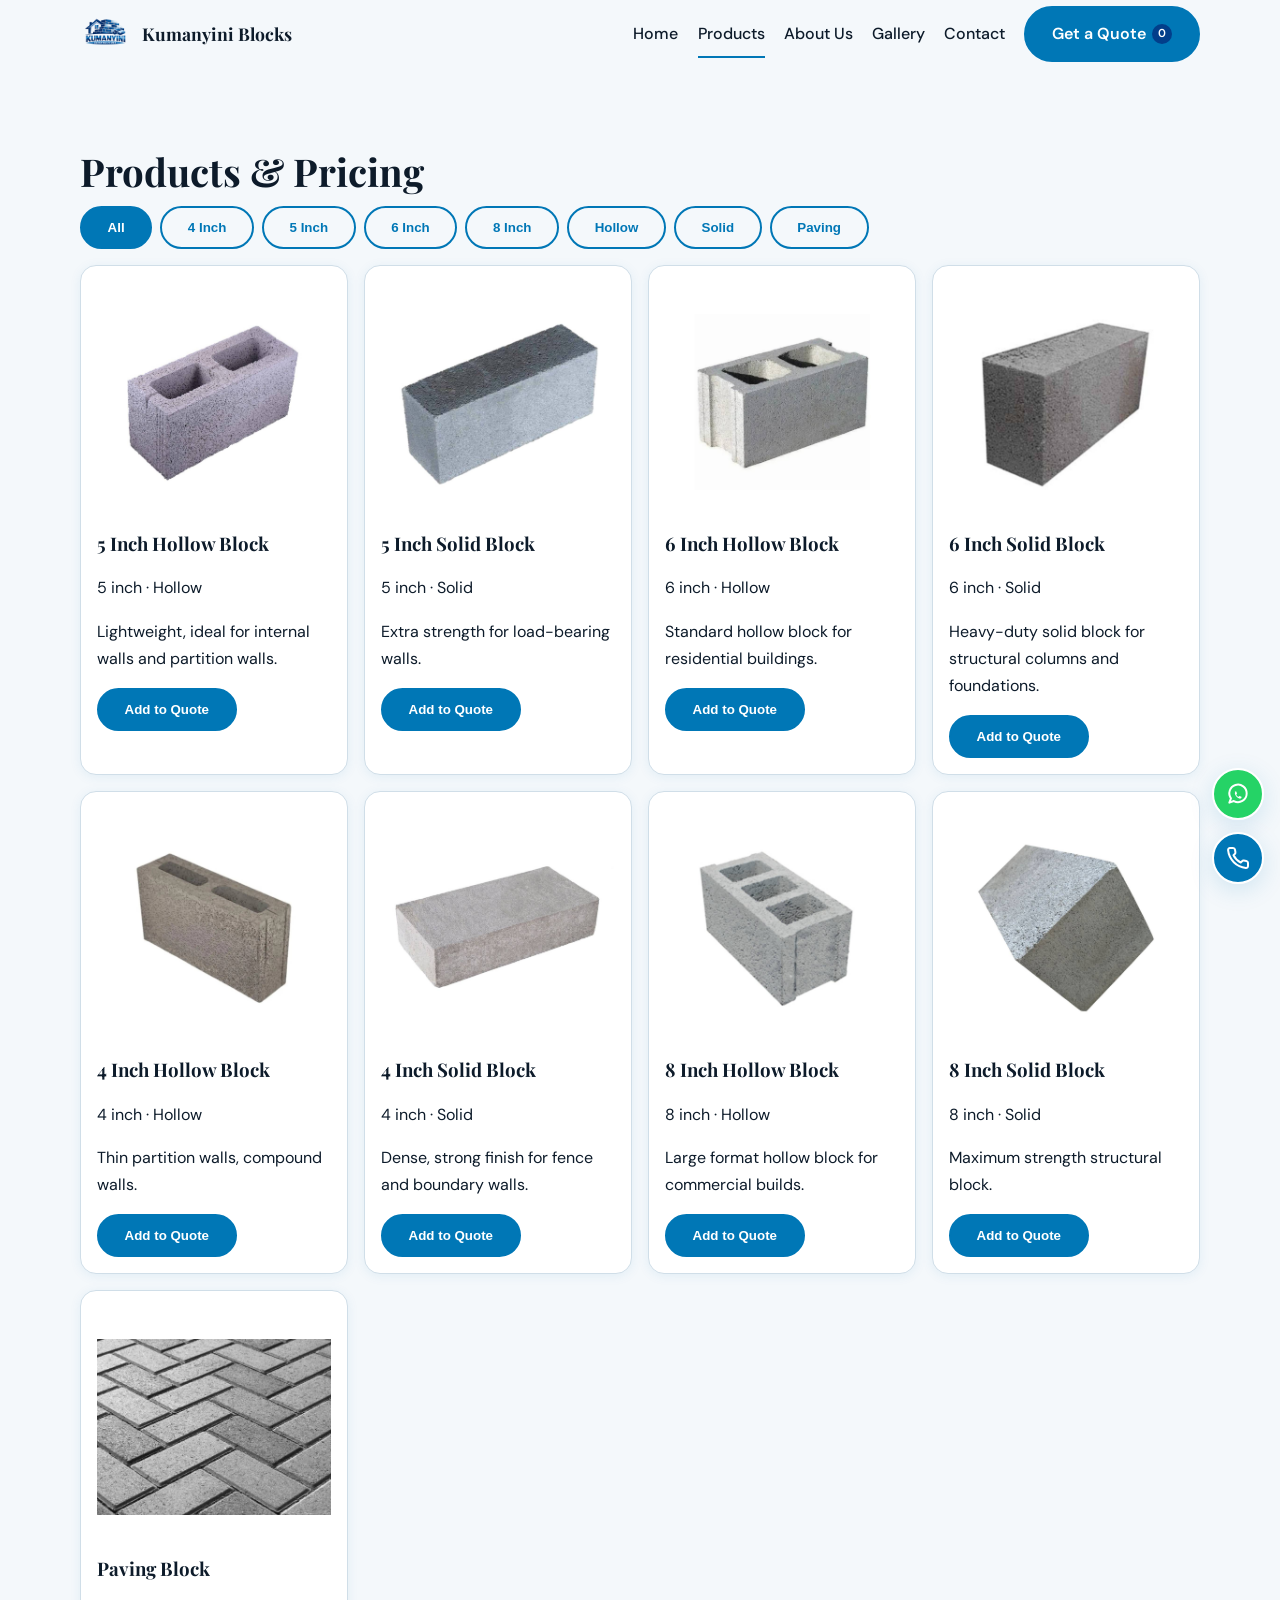
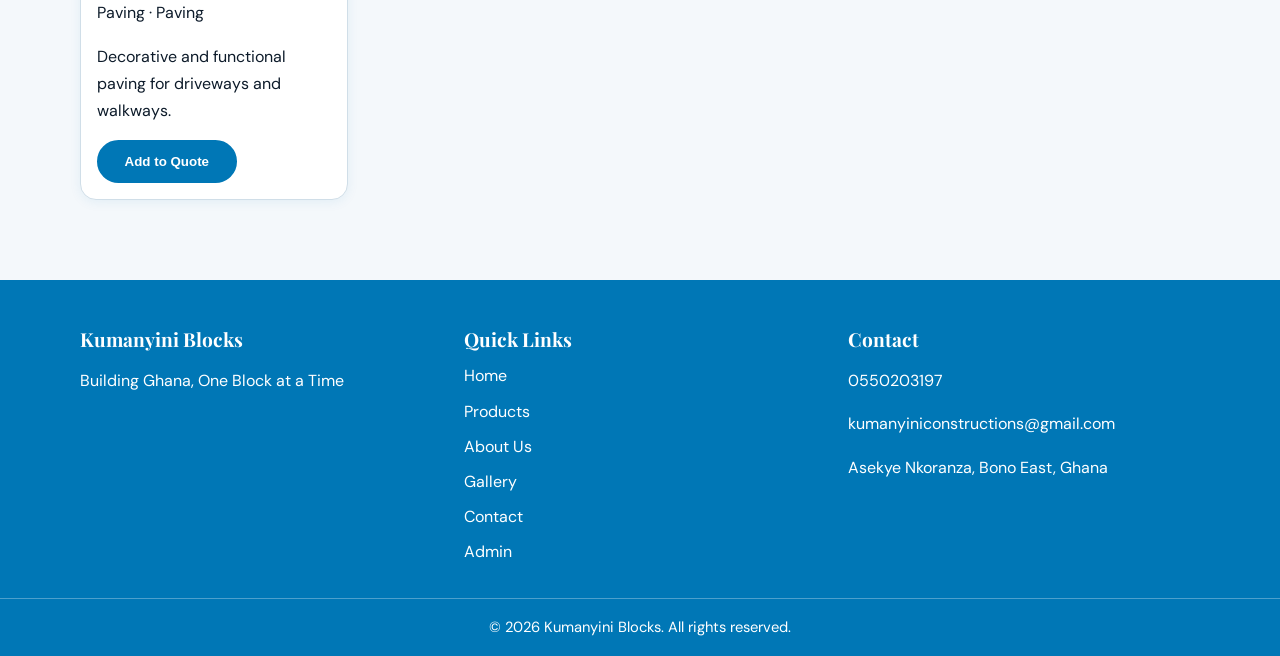
<file: products.html>
<!doctype html>
<html lang="en">
<head>
  <meta charset="UTF-8" /><meta name="viewport" content="width=device-width, initial-scale=1.0" />
  <title>Kumanyini Blocks | Products & Pricing</title>
  <link rel="preconnect" href="https://fonts.googleapis.com" /><link rel="preconnect" href="https://fonts.gstatic.com" crossorigin />
  <link href="https://fonts.googleapis.com/css2?family=DM+Sans:wght@400;500&family=JetBrains+Mono:wght@600&family=Playfair+Display:wght@700;900&display=swap" rel="stylesheet" />
  <link rel="stylesheet" href="assets/css/main.css" /><link rel="stylesheet" href="assets/css/nav.css" /><link rel="stylesheet" href="assets/css/footer.css" />
</head>
<body data-page="products.html">
  <header class="site-nav"><nav class="site-nav__inner"><a class="brand" href="index.html"><img src="assets/images/kumanyina-blocks-logo.png" alt="Kumanyini Blocks logo" width="34" height="34" /><span class="brand__name">Kumanyini Blocks</span></a><button class="nav-toggle" aria-label="Open menu">☰</button><div class="nav-overlay"></div><div class="nav-links"><a class="nav-link" href="index.html">Home</a><a class="nav-link is-active" href="products.html">Products</a><a class="nav-link" href="about.html">About Us</a><a class="nav-link" href="gallery.html">Gallery</a><a class="nav-link" href="contact.html">Contact</a><a class="btn btn--primary quote-btn" href="contact.html#quote-tab">Get a Quote <span class="quote-count">0</span></a></div></nav></header>
  <main class="section">
    <div class="container">
      <h1 class="section__title">Products & Pricing</h1>
      <div class="filters"><button class="btn btn--outline is-active" data-filter="all">All</button> <button class="btn btn--outline" data-filter="4-inch">4 Inch</button> <button class="btn btn--outline" data-filter="5-inch">5 Inch</button> <button class="btn btn--outline" data-filter="6-inch">6 Inch</button> <button class="btn btn--outline" data-filter="8-inch">8 Inch</button> <button class="btn btn--outline" data-filter="hollow">Hollow</button> <button class="btn btn--outline" data-filter="solid">Solid</button> <button class="btn btn--outline" data-filter="paving">Paving</button></div>
      <section id="products-grid" style="display:grid;gap:1rem;grid-template-columns:repeat(auto-fit,minmax(260px,1fr));margin-top:1rem;">
        <article class="card product-card" data-tags="5-inch hollow" data-product="5 Inch Hollow Block"><div class="pad"><img src="assets/images/products/product-5-inch-hollow.jpg" alt="5 Inch Hollow Block" width="1000" height="750" loading="lazy" style="border-radius:10px;margin-bottom:0.7rem;" /><h3>5 Inch Hollow Block</h3><p>5 inch · Hollow</p><p>Lightweight, ideal for internal walls and partition walls.</p><button class="btn btn--primary add-quote-btn" data-product="5 Inch Hollow Block">Add to Quote</button></div></article>
        <article class="card product-card" data-tags="5-inch solid" data-product="5 Inch Solid Block"><div class="pad"><img src="assets/images/products/product-5-inch-solid.jpg" alt="5 Inch Solid Block" width="1000" height="750" loading="lazy" style="border-radius:10px;margin-bottom:0.7rem;" /><h3>5 Inch Solid Block</h3><p>5 inch · Solid</p><p>Extra strength for load-bearing walls.</p><button class="btn btn--primary add-quote-btn" data-product="5 Inch Solid Block">Add to Quote</button></div></article>
        <article class="card product-card" data-tags="6-inch hollow" data-product="6 Inch Hollow Block"><div class="pad"><img src="assets/images/products/product-6-inch-hollow.jpg" alt="6 Inch Hollow Block" width="1000" height="750" loading="lazy" style="border-radius:10px;margin-bottom:0.7rem;" /><h3>6 Inch Hollow Block</h3><p>6 inch · Hollow</p><p>Standard hollow block for residential buildings.</p><button class="btn btn--primary add-quote-btn" data-product="6 Inch Hollow Block">Add to Quote</button></div></article>
        <article class="card product-card" data-tags="6-inch solid" data-product="6 Inch Solid Block"><div class="pad"><img src="assets/images/products/product-6-inch-solid.jpg" alt="6 Inch Solid Block" width="1000" height="750" loading="lazy" style="border-radius:10px;margin-bottom:0.7rem;" /><h3>6 Inch Solid Block</h3><p>6 inch · Solid</p><p>Heavy-duty solid block for structural columns and foundations.</p><button class="btn btn--primary add-quote-btn" data-product="6 Inch Solid Block">Add to Quote</button></div></article>
        <article class="card product-card" data-tags="4-inch hollow" data-product="4 Inch Hollow Block"><div class="pad"><img src="assets/images/products/product-4-inch-hollow.jpg" alt="4 Inch Hollow Block" width="1000" height="750" loading="lazy" style="border-radius:10px;margin-bottom:0.7rem;" /><h3>4 Inch Hollow Block</h3><p>4 inch · Hollow</p><p>Thin partition walls, compound walls.</p><button class="btn btn--primary add-quote-btn" data-product="4 Inch Hollow Block">Add to Quote</button></div></article>
        <article class="card product-card" data-tags="4-inch solid" data-product="4 Inch Solid Block"><div class="pad"><img src="assets/images/products/product-4-inch-solid.jpg" alt="4 Inch Solid Block" width="1000" height="750" loading="lazy" style="border-radius:10px;margin-bottom:0.7rem;" /><h3>4 Inch Solid Block</h3><p>4 inch · Solid</p><p>Dense, strong finish for fence and boundary walls.</p><button class="btn btn--primary add-quote-btn" data-product="4 Inch Solid Block">Add to Quote</button></div></article>
        <article class="card product-card" data-tags="8-inch hollow" data-product="8 Inch Hollow Block"><div class="pad"><img src="assets/images/products/product-8-inch-hollow.jpg" alt="8 Inch Hollow Block" width="1000" height="750" loading="lazy" style="border-radius:10px;margin-bottom:0.7rem;" /><h3>8 Inch Hollow Block</h3><p>8 inch · Hollow</p><p>Large format hollow block for commercial builds.</p><button class="btn btn--primary add-quote-btn" data-product="8 Inch Hollow Block">Add to Quote</button></div></article>
        <article class="card product-card" data-tags="8-inch solid" data-product="8 Inch Solid Block"><div class="pad"><img src="assets/images/products/product-8-inch-solid.jpg" alt="8 Inch Solid Block" width="1000" height="750" loading="lazy" style="border-radius:10px;margin-bottom:0.7rem;" /><h3>8 Inch Solid Block</h3><p>8 inch · Solid</p><p>Maximum strength structural block.</p><button class="btn btn--primary add-quote-btn" data-product="8 Inch Solid Block">Add to Quote</button></div></article>
        <article class="card product-card" data-tags="paving" data-product="Paving Block"><div class="pad"><img src="assets/images/products/product-paving.jpg" alt="Paving Block" width="1000" height="750" loading="lazy" style="border-radius:10px;margin-bottom:0.7rem;" /><h3>Paving Block</h3><p>Paving · Paving</p><p>Decorative and functional paving for driveways and walkways.</p><button class="btn btn--primary add-quote-btn" data-product="Paving Block">Add to Quote</button></div></article>
      </section>
    </div>
  </main>
  <aside id="quoteDrawer" class="card" style="position:fixed;right:1rem;bottom:5rem;width:min(420px,92vw);padding:1rem;display:none;"><h3>Quote Builder</h3><div id="quoteDrawerList"></div><button class="btn btn--primary" id="quoteProceedBtn">Proceed to Request Quote</button></aside>
  <footer class="site-footer"><div class="container footer-grid"><section><h3>Kumanyini Blocks</h3><p>Building Ghana, One Block at a Time</p></section><section><h3>Quick Links</h3><ul class="footer-list"><li><a href="index.html">Home</a></li><li><a href="products.html">Products</a></li><li><a href="about.html">About Us</a></li><li><a href="gallery.html">Gallery</a></li><li><a href="contact.html">Contact</a></li><li><a href="admin/index.html">Admin</a></li></ul></section><section><h3>Contact</h3><p>0550203197</p><p>kumanyiniconstructions@gmail.com</p><p>Asekye Nkoranza, Bono East, Ghana</p></section></div><div class="footer-bottom">© 2026 Kumanyini Blocks. All rights reserved.</div></footer>
  <div class="fab-stack"><a class="fab fab--whatsapp" href="https://wa.me/233550203197?text=Hello%2C%20I%27d%20like%20to%20enquire%20about%20your%20blocks." target="_blank" rel="noopener" aria-label="Chat on WhatsApp" data-tip="WhatsApp"><svg viewBox="0 0 24 24" aria-hidden="true"><path d="M20 11.5a8 8 0 0 1-11.8 7l-4.2 1.5 1.5-4A8 8 0 1 1 20 11.5z"></path><path d="M9 10.2c.2-.4.4-.4.6-.4h.5c.2 0 .4 0 .5.4l.4 1.1c.1.2.1.4-.1.6l-.4.5c-.1.1-.1.3 0 .5.3.6.9 1.2 1.6 1.6.2.1.4.1.5 0l.5-.4c.2-.2.4-.2.6-.1l1.1.4c.4.1.4.3.4.5v.5c0 .2 0 .4-.4.6-.4.2-1 .4-1.6.2-1.4-.4-2.8-1.7-3.6-3.2-.5-.9-.7-1.9-.2-2.8z"></path></svg></a><a class="fab fab--call" href="tel:+233550203197" aria-label="Call Kumanyini Blocks" data-tip="Call"><svg viewBox="0 0 24 24" aria-hidden="true"><path d="M22 16.9v3a2 2 0 0 1-2.2 2A19.8 19.8 0 0 1 2.1 4.2 2 2 0 0 1 4 2h3a2 2 0 0 1 2 1.7l.4 2.5a2 2 0 0 1-.6 1.8L7.5 9.3a16 16 0 0 0 7.2 7.2l1.3-1.3a2 2 0 0 1 1.8-.6l2.5.4A2 2 0 0 1 22 16.9z"></path></svg></a></div>
  <button class="scroll-top" aria-label="Back to top">↑</button>
  <script defer src="assets/js/main.js"></script><script defer src="assets/js/products.js"></script>
</body>
</html>
</file>
<file: assets/css/main.css>
:root {
  --color-primary: #0077b6;
  --color-primary-dark: #023e8a;
  --color-white: #ffffff;
  --color-surface: #f4f8fb;
  --color-text: #0d1b2a;
  --color-text-muted: #4a6275;
  --color-success: #2d9e6b;
  --color-warning: #e08c00;
  --color-error: #c0392b;
  --color-border: #d0dee8;
  --font-display: "Playfair Display", Georgia, serif;
  --font-body: "DM Sans", system-ui, sans-serif;
  --font-mono: "JetBrains Mono", monospace;
  --radius-sm: 6px;
  --radius-md: 10px;
  --radius-lg: 16px;
  --radius-pill: 999px;
  --shadow-card: 0 2px 12px rgba(0, 119, 182, 0.08);
  --shadow-hover: 0 6px 24px rgba(0, 119, 182, 0.15);
  --transition: 0.25s ease;
  --nav-height: 68px;
  --container: min(1120px, 92vw);
}

*,
*::before,
*::after {
  box-sizing: border-box;
}

html {
  scroll-behavior: smooth;
}

body {
  margin: 0;
  padding-top: var(--nav-height);
  font-family: var(--font-body);
  color: var(--color-text);
  line-height: 1.7;
  background: var(--color-surface);
  animation: fadeIn 0.4s ease;
}

h1, h2, h3 {
  margin-top: 0;
  font-family: var(--font-display);
  line-height: 1.2;
}

a { color: inherit; text-decoration: none; }
img { max-width: 100%; display: block; }

.container { width: var(--container); margin: 0 auto; }
.section { padding: 4rem 0; }
.section__title { margin-bottom: 0.75rem; font-size: clamp(1.8rem, 3vw, 2.7rem); }
.section__subtitle { color: var(--color-text-muted); margin-bottom: 2rem; }

.btn {
  display: inline-flex;
  align-items: center;
  justify-content: center;
  gap: 0.4rem;
  padding: 0.75rem 1.6rem;
  border-radius: var(--radius-pill);
  border: 2px solid var(--color-primary);
  font-weight: 600;
  cursor: pointer;
  transition: var(--transition);
}
.btn:hover { transform: translateY(-2px); }
.btn--primary { color: var(--color-white); background: var(--color-primary); }
.btn--outline { color: var(--color-primary); background: transparent; }
.btn--light { color: var(--color-primary-dark); background: var(--color-white); border-color: var(--color-white); }
.btn--ghost-light { color: var(--color-white); border-color: var(--color-white); }

.card {
  background: var(--color-white);
  border: 1px solid var(--color-border);
  border-radius: var(--radius-lg);
  box-shadow: var(--shadow-card);
  transition: var(--transition);
}
.card:hover { transform: translateY(-4px); box-shadow: var(--shadow-hover); }

.reveal { opacity: 0; transform: translateY(20px); transition: 0.6s ease; }
.reveal.visible { opacity: 1; transform: translateY(0); }

.fab-stack {
  position: fixed;
  right: 1rem;
  bottom: 1rem;
  z-index: 999;
  display: grid;
  gap: 0.75rem;
}
.fab {
  position: relative;
  width: 52px;
  height: 52px;
  border: 2px solid var(--color-white);
  border-radius: 50%;
  display: grid;
  place-items: center;
  color: var(--color-white);
  box-shadow: var(--shadow-hover);
  animation: pulse 2s infinite;
}
.fab--whatsapp { background: #25d366; }
.fab--call { background: var(--color-primary); }
.fab svg {
  width: 24px;
  height: 24px;
  display: block;
  fill: none;
  stroke: var(--color-white);
  stroke-width: 2;
  stroke-linecap: round;
  stroke-linejoin: round;
}
.fab--whatsapp svg {
  width: 26px;
  height: 26px;
}
.fab--whatsapp svg path:first-child {
  fill: none;
  stroke: var(--color-white);
  stroke-width: 1.8;
}
.fab--whatsapp svg path:last-child {
  fill: var(--color-white);
  stroke: none;
}
.fab::after {
  content: attr(data-tip);
  position: absolute;
  right: 60px;
  background: var(--color-text);
  color: var(--color-white);
  font-size: 0.75rem;
  padding: 0.3rem 0.5rem;
  border-radius: var(--radius-sm);
  opacity: 0;
  pointer-events: none;
  transition: var(--transition);
}
.fab:hover::after { opacity: 1; }

.scroll-top {
  position: fixed;
  left: 1rem;
  bottom: 1rem;
  width: 44px;
  height: 44px;
  border: 2px solid var(--color-white);
  border-radius: 50%;
  background: var(--color-primary);
  color: var(--color-white);
  display: none;
  cursor: pointer;
  z-index: 999;
}
.scroll-top.is-visible { display: block; }

.page-loader {
  position: fixed;
  inset: 0;
  background: var(--color-primary-dark);
  color: var(--color-white);
  z-index: 2000;
  display: flex;
  flex-direction: column;
  justify-content: center;
  align-items: center;
  gap: 1rem;
  transition: opacity 0.4s ease;
}
.page-loader.is-hidden { opacity: 0; pointer-events: none; }
.loader-bar { width: min(320px, 80vw); height: 6px; border-radius: 6px; background: rgba(255,255,255,0.2); overflow: hidden; }
.loader-bar__fill { height: 100%; background: var(--color-white); animation: load 1.2s linear forwards; }

input, select, textarea {
  width: 100%;
  padding: 0.75rem;
  border: 1.5px solid var(--color-border);
  border-radius: var(--radius-md);
  font: inherit;
}
input:focus, select:focus, textarea:focus, button:focus-visible, a:focus-visible {
  outline: 2px solid var(--color-primary);
  outline-offset: 3px;
}

.form-field { margin-bottom: 1rem; }
.form-field.error input,
.form-field.error select,
.form-field.error textarea { border-color: var(--color-error); }
.error-msg { color: var(--color-error); font-size: 0.86rem; margin-top: 0.3rem; display: block; }

@keyframes fadeIn { from { opacity: 0; } to { opacity: 1; } }
@keyframes pulse { 0%,100% { transform: scale(1); } 50% { transform: scale(1.05); } }
@keyframes load { from { width: 0%; } to { width: 100%; } }

@media (min-width: 768px) {
  .section { padding: 5rem 0; }
}

.filters { display: flex; flex-wrap: wrap; gap: 0.5rem; }
.filters .is-active { background: var(--color-primary); color: var(--color-white); }
.pad { padding: 1rem; }
#quoteDrawer { display: none; z-index: 1000; }
#quoteDrawer.is-open { display: block !important; }
.drawer-row { display: grid; grid-template-columns: 1fr 80px 40px; gap: 0.5rem; margin-bottom: 0.5rem; align-items: center; }
.drawer-row button {
  width: 40px;
  height: 40px;
  border: 1px solid var(--color-error);
  border-radius: var(--radius-md);
  background: #fff5f3;
  color: var(--color-error);
  font-size: 1.2rem;
  font-weight: 700;
  line-height: 1;
  cursor: pointer;
  transition: var(--transition);
}
.drawer-row button:hover {
  background: var(--color-error);
  color: var(--color-white);
}
.drawer-row button:focus-visible {
  outline: 2px solid var(--color-error);
  outline-offset: 2px;
}
.form-tab { display: none; margin-top: 1rem; }
.form-tab.is-active { display: block; }
#lightbox.is-open { display: grid !important; }
@keyframes marquee { from { transform: translateX(0); } to { transform: translateX(-50%); } }
.gallery-item img {
  width: 100%;
  height: auto;
  border-radius: 10px;
  display: block;
}

/* Keep non-gallery photos visually balanced without stretch. */
#preview .card img,
.product-card img {
  width: 100%;
  height: 240px;
  object-fit: contain;
  background: var(--color-white);
}

#hero img {
  width: 100%;
  max-height: 360px;
  object-fit: cover;
}

#about-hero img,
#story .card img,
#contact-info > img {
  width: 100%;
  max-height: 320px;
  object-fit: cover;
}

#quoteRows {
  display: grid;
  gap: 0.7rem;
  margin: 0.8rem 0 1rem;
}

.quote-row {
  display: grid;
  grid-template-columns: 1fr 110px auto;
  gap: 0.55rem;
  align-items: center;
}

.quote-row .quote-product,
.quote-row .quote-qty {
  margin: 0;
}

.quote-row .quote-qty {
  text-align: center;
  font-weight: 600;
}

.quote-row .quote-remove {
  border: 1px solid var(--color-error);
  color: var(--color-error);
  background: var(--color-white);
  border-radius: var(--radius-md);
  padding: 0.62rem 0.8rem;
  font: inherit;
  font-weight: 600;
  cursor: pointer;
  transition: var(--transition);
}

.quote-row .quote-remove:hover {
  background: var(--color-error);
  color: var(--color-white);
}

@media (max-width: 560px) {
  #preview .card img,
  .product-card img {
    height: 190px;
  }
  #hero img,
  #about-hero img,
  #story .card img,
  #contact-info > img {
    max-height: 240px;
  }
  .quote-row {
    grid-template-columns: 1fr 88px;
  }
  .quote-row .quote-remove {
    grid-column: 1 / -1;
    justify-self: start;
    padding: 0.5rem 0.75rem;
  }
}
</file>
<file: assets/css/nav.css>
.site-nav {
  position: fixed;
  top: 0;
  left: 0;
  right: 0;
  height: var(--nav-height);
  z-index: 1100;
  transition: var(--transition);
}
.site-nav.is-scrolled { background: var(--color-white); box-shadow: 0 2px 12px rgba(2, 62, 138, 0.12); }
.site-nav__inner {
  width: var(--container);
  margin: 0 auto;
  height: 100%;
  display: flex;
  justify-content: space-between;
  align-items: center;
}
.brand { display: flex; align-items: center; gap: 0.6rem; font-weight: 700; }
.brand img { width: 52px; height: 52px; object-fit: contain; }
.brand__name { font-family: var(--font-display); font-size: 1.1rem; }

.nav-toggle { border: 0; background: transparent; color: var(--color-text); font-size: 1.5rem; }
.nav-links {
  position: fixed;
  top: 0;
  right: -100%;
  width: min(82vw, 320px);
  height: 100vh;
  background: var(--color-white);
  display: flex;
  flex-direction: column;
  gap: 1rem;
  padding: 6rem 1.5rem 2rem;
  transition: 0.3s ease;
}
.nav-links.is-open { right: 0; }
.nav-overlay {
  position: fixed;
  inset: 0;
  background: rgba(0, 0, 0, 0.35);
  opacity: 0;
  pointer-events: none;
  transition: var(--transition);
}
.nav-overlay.is-open { opacity: 1; pointer-events: auto; }

.nav-link { padding: 0.4rem 0; font-weight: 500; position: relative; }
.nav-link.is-active::after {
  content: "";
  position: absolute;
  left: 0;
  right: 0;
  bottom: -4px;
  height: 2px;
  background: var(--color-primary);
}

.quote-btn { display: inline-flex; align-items: center; gap: 0.4rem; }
.quote-count {
  min-width: 20px;
  height: 20px;
  border-radius: 20px;
  display: inline-grid;
  place-items: center;
  background: var(--color-primary-dark);
  color: var(--color-white);
  font-size: 0.72rem;
}

@media (min-width: 1024px) {
  .nav-toggle, .nav-overlay { display: none; }
  .nav-links {
    position: static;
    width: auto;
    height: auto;
    background: transparent;
    flex-direction: row;
    align-items: center;
    gap: 1.2rem;
    padding: 0;
  }
}
</file>
<file: assets/css/footer.css>
.site-footer {
  background: var(--color-primary);
  color: var(--color-white);
  padding-top: 3rem;
}
.footer-grid {
  display: grid;
  gap: 2rem;
  padding-bottom: 2rem;
}
.footer-grid h3 { margin-bottom: 0.7rem; font-size: 1.2rem; }
.footer-list { list-style: none; padding: 0; margin: 0; display: grid; gap: 0.5rem; }
.footer-social { display: flex; gap: 0.8rem; }
.footer-bottom {
  border-top: 1px solid rgba(255, 255, 255, 0.3);
  text-align: center;
  padding: 1rem 0;
  font-size: 0.92rem;
}

@media (min-width: 768px) {
  .footer-grid { grid-template-columns: repeat(3, 1fr); }
}
</file>
